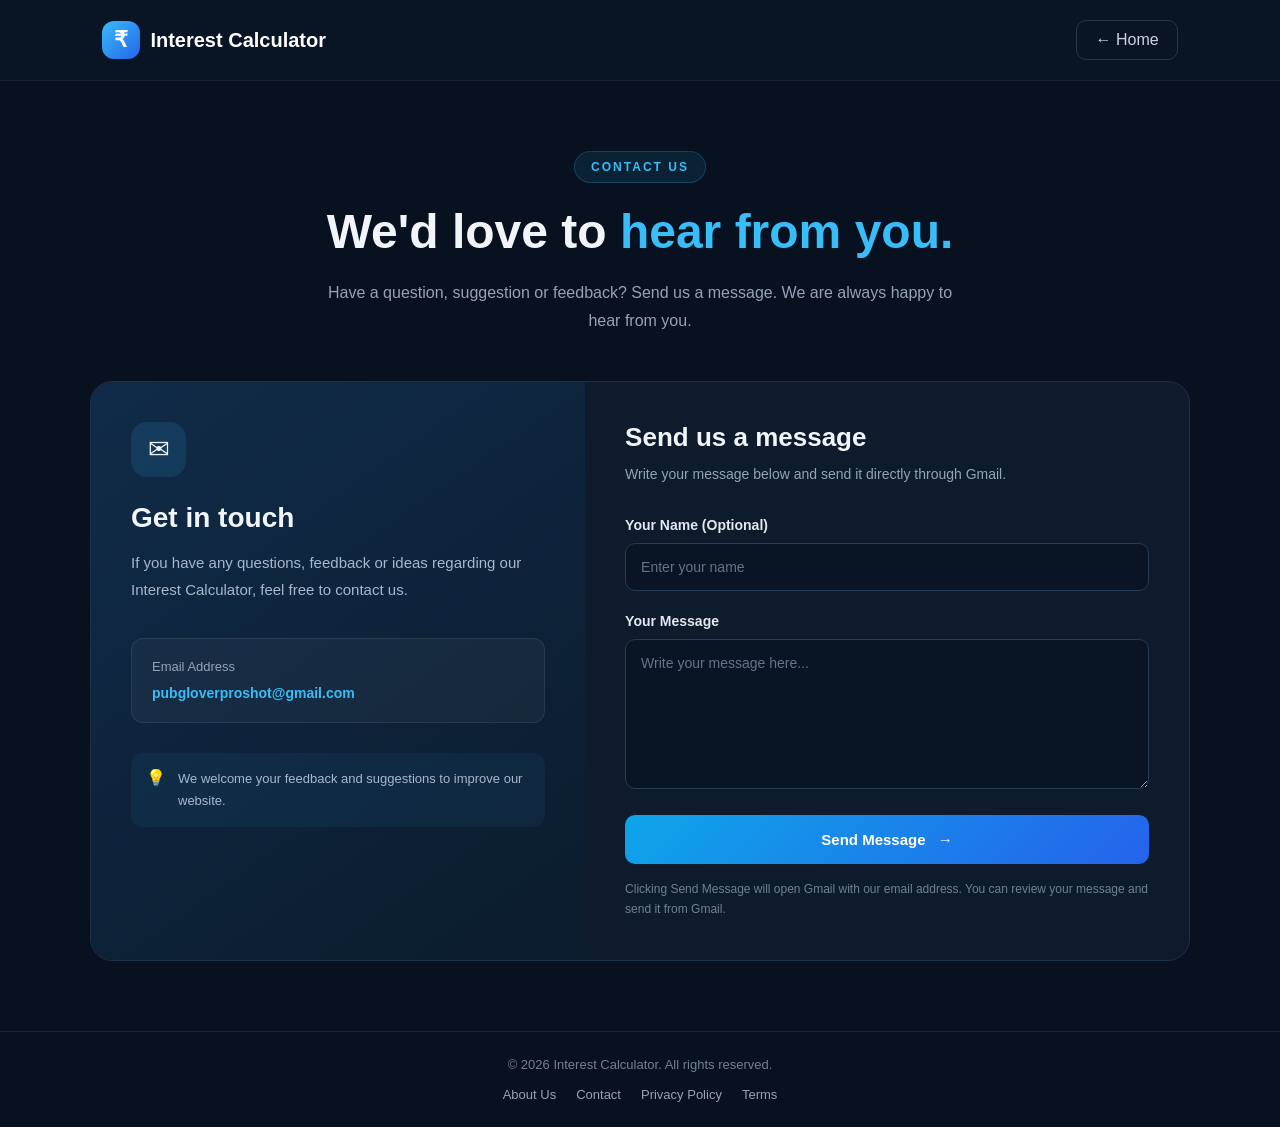
<file: contact.html>
<!DOCTYPE html>
<html lang="en">
<head>
    <meta charset="UTF-8">
    <meta name="viewport" content="width=device-width, initial-scale=1.0">
    <title>Contact Us | Interest Calculator</title>
    <meta name="description" content="Contact Interest Calculator. Send us your feedback, suggestions or questions.">

    <link rel="stylesheet" href="contact.css">
</head>
<body>

    <header class="navbar">
        <a href="index.html" class="logo">
            <span class="logo-icon">₹</span>
            Interest Calculator
        </a>

        <a href="index.html" class="home-btn">← Home</a>
    </header>

    <main class="contact-container">

        <section class="contact-hero">
            <div class="tag">CONTACT US</div>

            <h1>We'd love to <span>hear from you.</span></h1>

            <p>
                Have a question, suggestion or feedback?
                Send us a message. We are always happy to hear from you.
            </p>
        </section>

        <section class="contact-card">

            <div class="contact-info">
                <div class="info-icon">✉</div>

                <h2>Get in touch</h2>

                <p>
                    If you have any questions, feedback or ideas
                    regarding our Interest Calculator, feel free to contact us.
                </p>

                <div class="email-box">
                    <span>Email Address</span>
                    <a href="mailto:pubgloverproshot@gmail.com">
                        pubgloverproshot@gmail.com
                    </a>
                </div>

                <div class="info-note">
                    <span>💡</span>
                    <p>
                        We welcome your feedback and suggestions
                        to improve our website.
                    </p>
                </div>
            </div>

            <div class="contact-form-area">

                <h2>Send us a message</h2>
                <p class="form-subtitle">
                    Write your message below and send it directly through Gmail.
                </p>

                <form id="contactForm">

                    <div class="form-group">
                        <label for="name">Your Name (Optional)</label>
                        <input
                            type="text"
                            id="name"
                            placeholder="Enter your name"
                        >
                    </div>

                    <div class="form-group">
                        <label for="message">Your Message</label>
                        <textarea
                            id="message"
                            rows="6"
                            placeholder="Write your message here..."
                            required
                        ></textarea>
                    </div>

                    <button type="submit" class="send-btn">
                        Send Message <span>→</span>
                    </button>

                    <p class="privacy-note">
                        Clicking Send Message will open Gmail with our email address.
                        You can review your message and send it from Gmail.
                    </p>

                </form>

            </div>

        </section>

    </main>

    <footer class="footer">
        <p>© <span id="year"></span> Interest Calculator. All rights reserved.</p>

        <div class="footer-links">
            <a href="about.html">About Us</a>
            <a href="contact.html">Contact</a>
            <a href="privacy.html">Privacy Policy</a>
            <a href="terms.html">Terms</a>
        </div>
    </footer>

    <script>
        const contactForm = document.getElementById("contactForm");

        contactForm.addEventListener("submit", function(event) {
            event.preventDefault();

            const name = document.getElementById("name").value.trim();
            const message = document.getElementById("message").value.trim();

            if (message === "") {
                alert("Please write your message.");
                return;
            }

            const receiver = "pubgloverproshot@gmail.com";
            const subject = "Message from Interest Calculator";

            let emailBody = "";

            if (name !== "") {
                emailBody += "Name: " + name + "\n\n";
            }

            emailBody += "Message:\n" + message;

            const gmailURL =
                "https://mail.google.com/mail/?view=cm&fs=1" +
                "&to=" + encodeURIComponent(receiver) +
                "&su=" + encodeURIComponent(subject) +
                "&body=" + encodeURIComponent(emailBody);

            window.open(gmailURL, "_blank");

        });

        document.getElementById("year").textContent =
            new Date().getFullYear();
    </script>

</body>
</html>
</file>
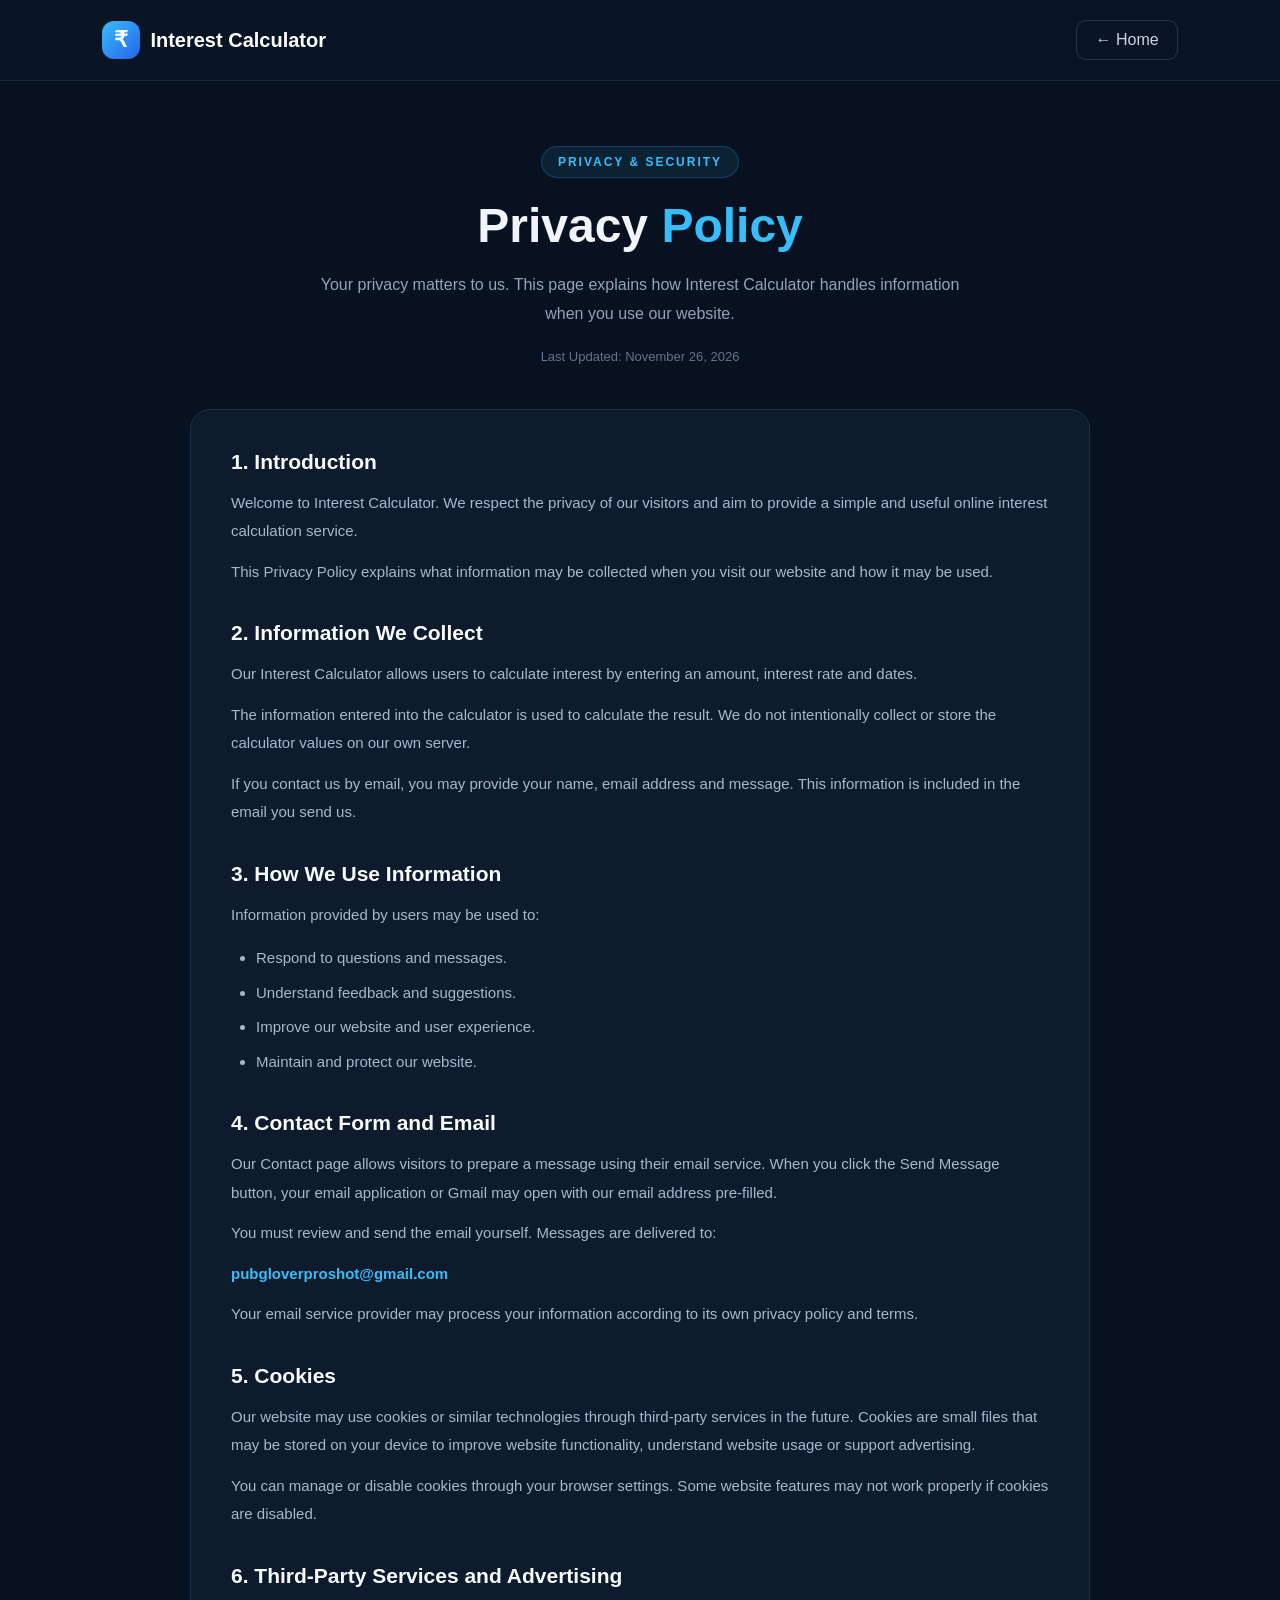
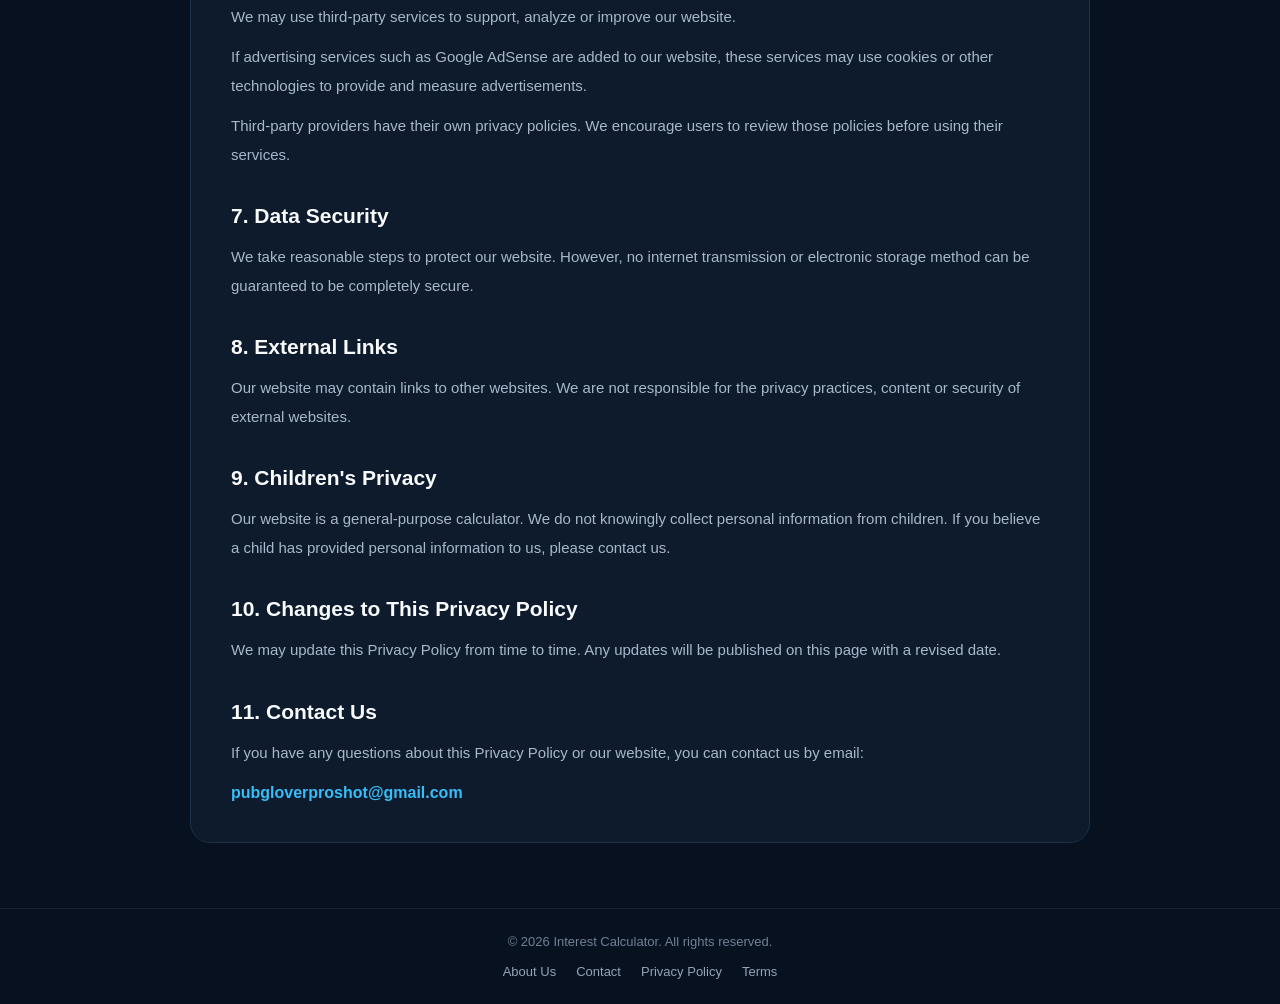
<file: privacy.html>
<!DOCTYPE html>
<html lang="en">
<head>
    <meta charset="UTF-8">
    <meta name="viewport" content="width=device-width, initial-scale=1.0">

    <title>Privacy Policy | Interest Calculator</title>

    <meta name="description" content="Read the Privacy Policy of Interest Calculator to understand how our website handles user privacy and information.">

    <link rel="stylesheet" href="privacy.css">
</head>

<body>

    <header class="navbar">
        <a href="index.html" class="logo">
            <span class="logo-icon">₹</span>
            Interest Calculator
        </a>

        <a href="index.html" class="home-btn">← Home</a>
    </header>

    <main class="privacy-container">

        <section class="privacy-hero">
            <div class="tag">PRIVACY & SECURITY</div>

            <h1>Privacy <span>Policy</span></h1>

            <p>
                Your privacy matters to us. This page explains how
                Interest Calculator handles information when you use our website.
            </p>

            <div class="updated">
                Last Updated: November 26, 2026
            </div>
        </section>

        <article class="privacy-content">

            <section>
                <h2>1. Introduction</h2>

                <p>
                    Welcome to Interest Calculator. We respect the privacy
                    of our visitors and aim to provide a simple and useful
                    online interest calculation service.
                </p>

                <p>
                    This Privacy Policy explains what information may be
                    collected when you visit our website and how it may be used.
                </p>
            </section>

            <section>
                <h2>2. Information We Collect</h2>

                <p>
                    Our Interest Calculator allows users to calculate interest
                    by entering an amount, interest rate and dates.
                </p>

                <p>
                    The information entered into the calculator is used
                    to calculate the result. We do not intentionally collect
                    or store the calculator values on our own server.
                </p>

                <p>
                    If you contact us by email, you may provide your name,
                    email address and message. This information is included
                    in the email you send us.
                </p>
            </section>

            <section>
                <h2>3. How We Use Information</h2>

                <p>Information provided by users may be used to:</p>

                <ul>
                    <li>Respond to questions and messages.</li>
                    <li>Understand feedback and suggestions.</li>
                    <li>Improve our website and user experience.</li>
                    <li>Maintain and protect our website.</li>
                </ul>
            </section>

            <section>
                <h2>4. Contact Form and Email</h2>

                <p>
                    Our Contact page allows visitors to prepare a message
                    using their email service. When you click the Send Message
                    button, your email application or Gmail may open with our
                    email address pre-filled.
                </p>

                <p>
                    You must review and send the email yourself.
                    Messages are delivered to:
                </p>

                <p class="email">
                    pubgloverproshot@gmail.com
                </p>

                <p>
                    Your email service provider may process your information
                    according to its own privacy policy and terms.
                </p>
            </section>

            <section>
                <h2>5. Cookies</h2>

                <p>
                    Our website may use cookies or similar technologies
                    through third-party services in the future.
                    Cookies are small files that may be stored on your device
                    to improve website functionality, understand website usage
                    or support advertising.
                </p>

                <p>
                    You can manage or disable cookies through your browser
                    settings. Some website features may not work properly
                    if cookies are disabled.
                </p>
            </section>

            <section>
                <h2>6. Third-Party Services and Advertising</h2>

                <p>
                    We may use third-party services to support, analyze
                    or improve our website.
                </p>

                <p>
                    If advertising services such as Google AdSense are added
                    to our website, these services may use cookies or other
                    technologies to provide and measure advertisements.
                </p>

                <p>
                    Third-party providers have their own privacy policies.
                    We encourage users to review those policies before
                    using their services.
                </p>
            </section>

            <section>
                <h2>7. Data Security</h2>

                <p>
                    We take reasonable steps to protect our website.
                    However, no internet transmission or electronic storage
                    method can be guaranteed to be completely secure.
                </p>
            </section>

            <section>
                <h2>8. External Links</h2>

                <p>
                    Our website may contain links to other websites.
                    We are not responsible for the privacy practices,
                    content or security of external websites.
                </p>
            </section>

            <section>
                <h2>9. Children's Privacy</h2>

                <p>
                    Our website is a general-purpose calculator.
                    We do not knowingly collect personal information
                    from children. If you believe a child has provided
                    personal information to us, please contact us.
                </p>
            </section>

            <section>
                <h2>10. Changes to This Privacy Policy</h2>

                <p>
                    We may update this Privacy Policy from time to time.
                    Any updates will be published on this page with
                    a revised date.
                </p>
            </section>

            <section>
                <h2>11. Contact Us</h2>

                <p>
                    If you have any questions about this Privacy Policy
                    or our website, you can contact us by email:
                </p>

                <a class="email-link"
                   href="mailto:pubgloverproshot@gmail.com">
                    pubgloverproshot@gmail.com
                </a>
            </section>

        </article>

    </main>

    <footer class="footer">

        <p>© <span id="year"></span> Interest Calculator. All rights reserved.</p>

        <div class="footer-links">
            <a href="about.html">About Us</a>
            <a href="contact.html">Contact</a>
            <a href="privacy.html">Privacy Policy</a>
            <a href="terms.html">Terms</a>
        </div>

    </footer>

    <script>
        document.getElementById("year").textContent =
            new Date().getFullYear();
    </script>

</body>
</html>
</file>
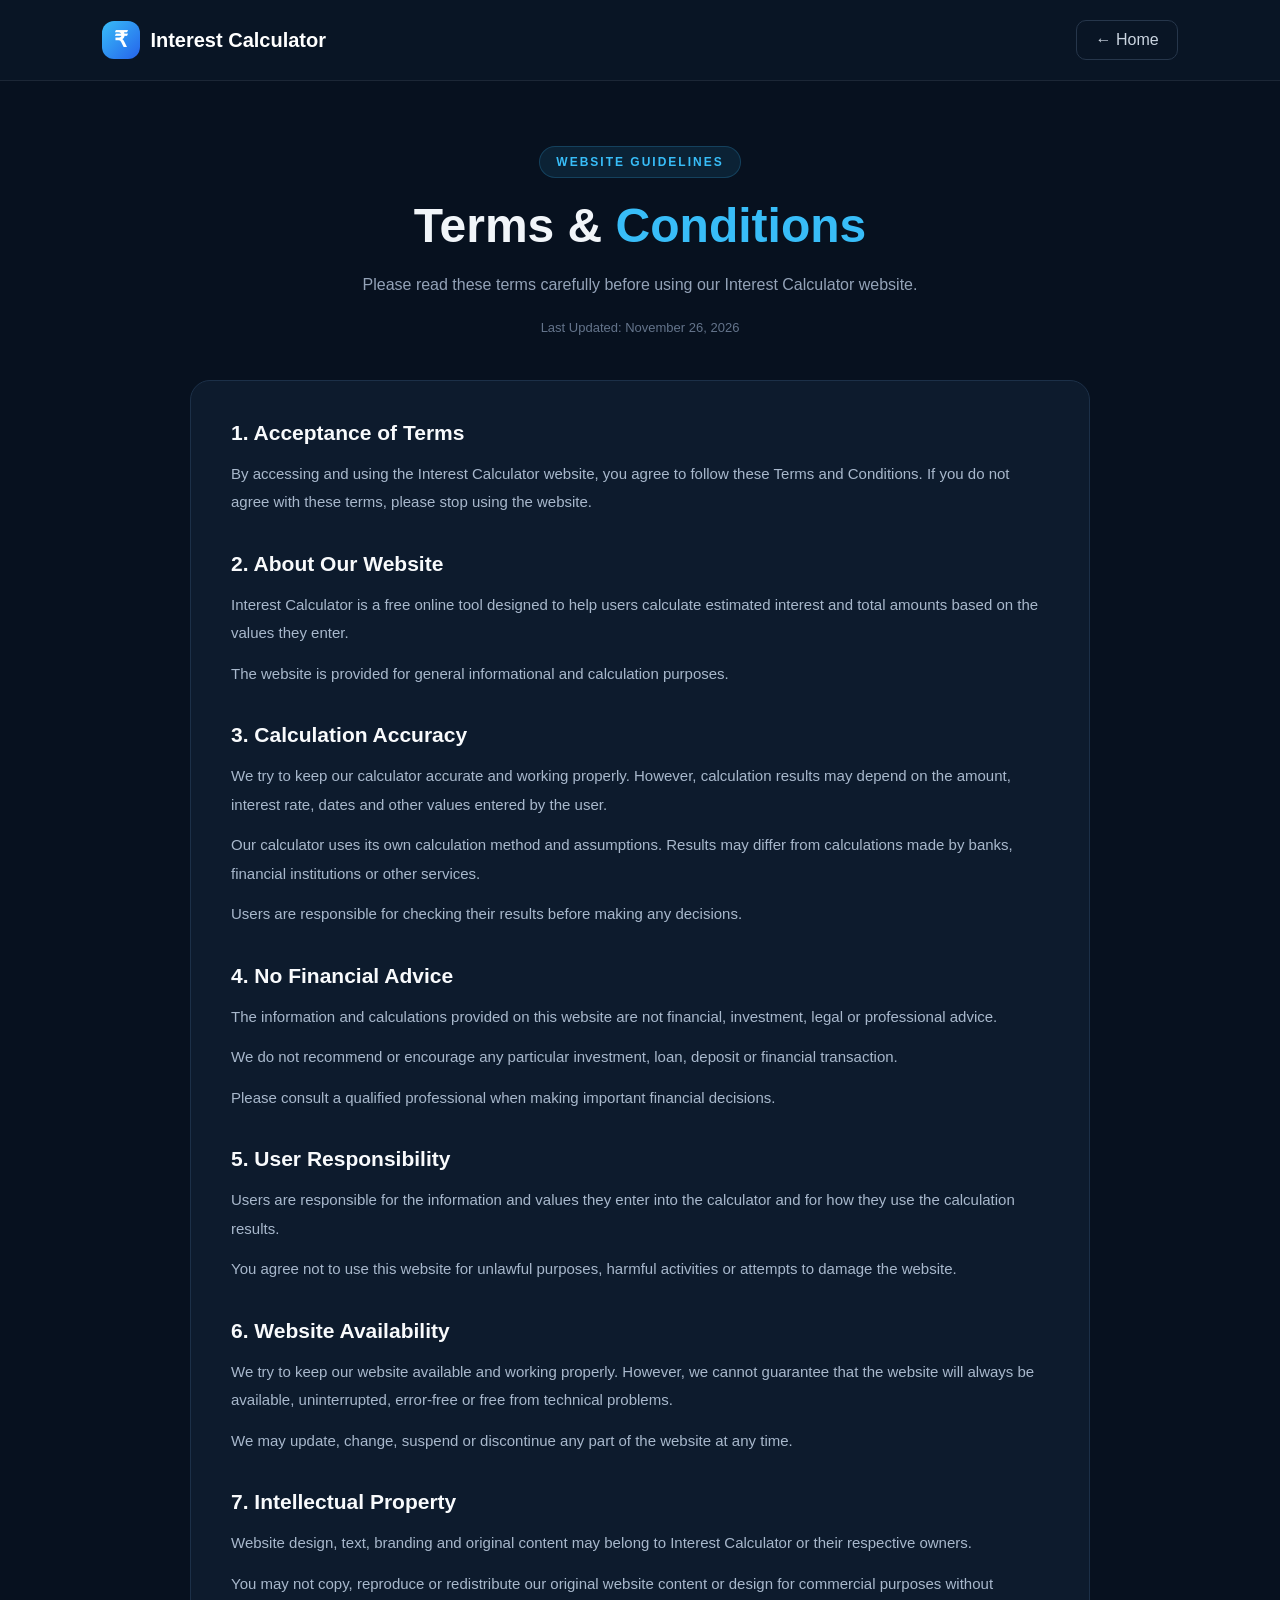
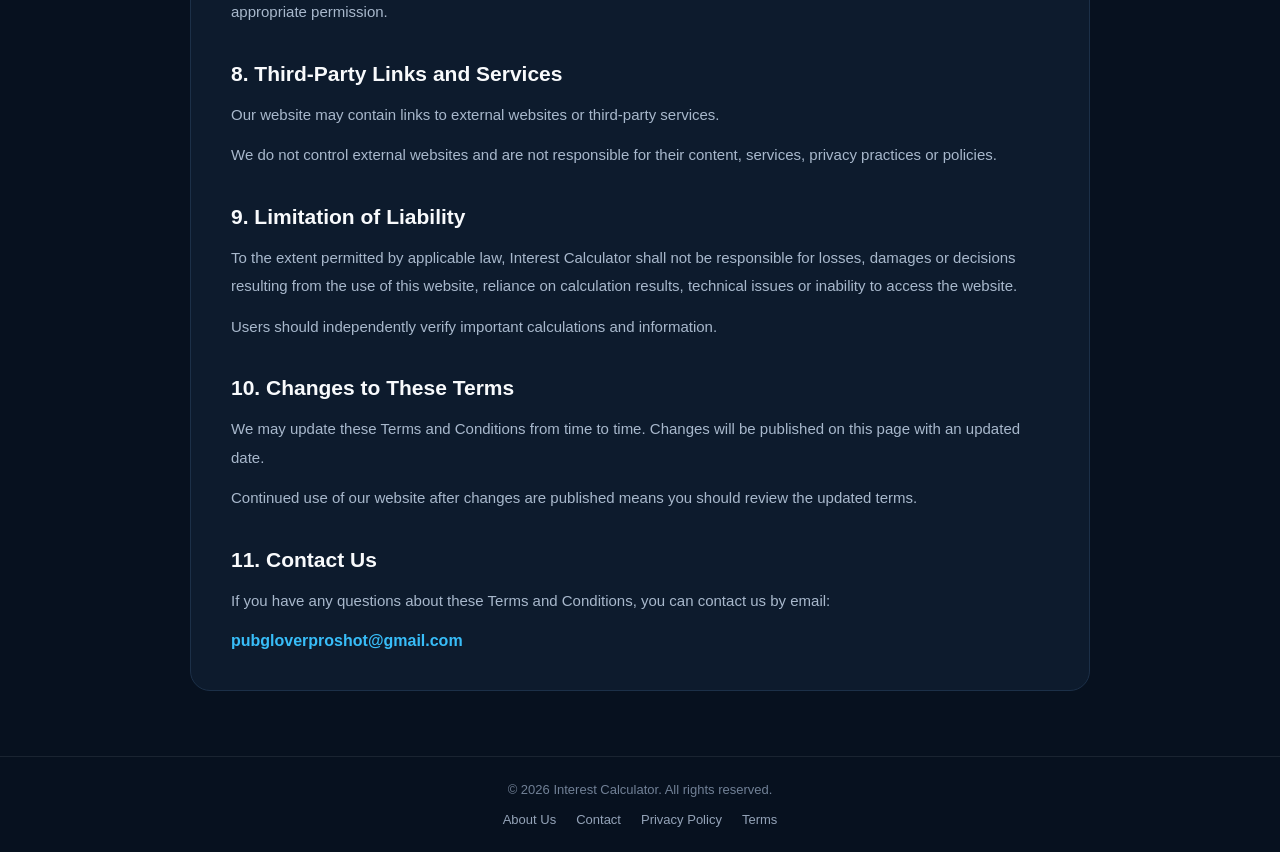
<file: terms.html>
<!DOCTYPE html>
<html lang="en">
<head>
    <meta charset="UTF-8">
    <meta name="viewport" content="width=device-width, initial-scale=1.0">

    <title>Terms & Conditions | Interest Calculator</title>

    <meta name="description" content="Read the terms and conditions for using the Interest Calculator website.">

    <link rel="stylesheet" href="terms.css">
</head>
<body>

    <header class="navbar">
        <a href="index.html" class="logo">
            <span class="logo-icon">₹</span>
            Interest Calculator
        </a>

        <a href="index.html" class="home-btn">← Home</a>
    </header>

    <main class="terms-container">

        <section class="terms-hero">
            <div class="tag">WEBSITE GUIDELINES</div>

            <h1>Terms & <span>Conditions</span></h1>

            <p>
                Please read these terms carefully before using
                our Interest Calculator website.
            </p>

            <div class="updated">
                Last Updated: November 26, 2026
            </div>
        </section>

        <article class="terms-content">

            <section>
                <h2>1. Acceptance of Terms</h2>

                <p>
                    By accessing and using the Interest Calculator website,
                    you agree to follow these Terms and Conditions.
                    If you do not agree with these terms, please stop
                    using the website.
                </p>
            </section>

            <section>
                <h2>2. About Our Website</h2>

                <p>
                    Interest Calculator is a free online tool designed
                    to help users calculate estimated interest and total
                    amounts based on the values they enter.
                </p>

                <p>
                    The website is provided for general informational
                    and calculation purposes.
                </p>
            </section>

            <section>
                <h2>3. Calculation Accuracy</h2>

                <p>
                    We try to keep our calculator accurate and working properly.
                    However, calculation results may depend on the amount,
                    interest rate, dates and other values entered by the user.
                </p>

                <p>
                    Our calculator uses its own calculation method and
                    assumptions. Results may differ from calculations made
                    by banks, financial institutions or other services.
                </p>

                <p>
                    Users are responsible for checking their results
                    before making any decisions.
                </p>
            </section>

            <section>
                <h2>4. No Financial Advice</h2>

                <p>
                    The information and calculations provided on this website
                    are not financial, investment, legal or professional advice.
                </p>

                <p>
                    We do not recommend or encourage any particular investment,
                    loan, deposit or financial transaction.
                </p>

                <p>
                    Please consult a qualified professional when making
                    important financial decisions.
                </p>
            </section>

            <section>
                <h2>5. User Responsibility</h2>

                <p>
                    Users are responsible for the information and values
                    they enter into the calculator and for how they use
                    the calculation results.
                </p>

                <p>
                    You agree not to use this website for unlawful purposes,
                    harmful activities or attempts to damage the website.
                </p>
            </section>

            <section>
                <h2>6. Website Availability</h2>

                <p>
                    We try to keep our website available and working properly.
                    However, we cannot guarantee that the website will always
                    be available, uninterrupted, error-free or free from technical
                    problems.
                </p>

                <p>
                    We may update, change, suspend or discontinue any
                    part of the website at any time.
                </p>
            </section>

            <section>
                <h2>7. Intellectual Property</h2>

                <p>
                    Website design, text, branding and original content
                    may belong to Interest Calculator or their respective
                    owners.
                </p>

                <p>
                    You may not copy, reproduce or redistribute our original
                    website content or design for commercial purposes without
                    appropriate permission.
                </p>
            </section>

            <section>
                <h2>8. Third-Party Links and Services</h2>

                <p>
                    Our website may contain links to external websites
                    or third-party services.
                </p>

                <p>
                    We do not control external websites and are not responsible
                    for their content, services, privacy practices or policies.
                </p>
            </section>

            <section>
                <h2>9. Limitation of Liability</h2>

                <p>
                    To the extent permitted by applicable law, Interest Calculator
                    shall not be responsible for losses, damages or decisions
                    resulting from the use of this website, reliance on
                    calculation results, technical issues or inability
                    to access the website.
                </p>

                <p>
                    Users should independently verify important calculations
                    and information.
                </p>
            </section>

            <section>
                <h2>10. Changes to These Terms</h2>

                <p>
                    We may update these Terms and Conditions from time to time.
                    Changes will be published on this page with an updated date.
                </p>

                <p>
                    Continued use of our website after changes are published
                    means you should review the updated terms.
                </p>
            </section>

            <section>
                <h2>11. Contact Us</h2>

                <p>
                    If you have any questions about these Terms and Conditions,
                    you can contact us by email:
                </p>

                <a class="email-link"
                   href="mailto:pubgloverproshot@gmail.com">
                    pubgloverproshot@gmail.com
                </a>
            </section>

        </article>

    </main>

    <footer class="footer">

        <p>© <span id="year"></span> Interest Calculator. All rights reserved.</p>

        <div class="footer-links">
            <a href="about.html">About Us</a>
            <a href="contact.html">Contact</a>
            <a href="privacy.html">Privacy Policy</a>
            <a href="terms.html">Terms</a>
        </div>

    </footer>

    <script>
        document.getElementById("year").textContent =
            new Date().getFullYear();
    </script>

</body>
</html>
</file>
<file: contact.css>
* {
    margin: 0;
    padding: 0;
    box-sizing: border-box;
}

body {
    font-family: Arial, Helvetica, sans-serif;
    background: #07111f;
    color: #f1f5f9;
    min-height: 100vh;
}

/* Navbar */

.navbar {
    width: 100%;
    padding: 20px 8%;
    display: flex;
    align-items: center;
    justify-content: space-between;
    border-bottom: 1px solid rgba(255,255,255,0.08);
    background: #091525;
}

.logo {
    display: flex;
    align-items: center;
    gap: 10px;
    color: white;
    text-decoration: none;
    font-size: 20px;
    font-weight: bold;
}

.logo-icon {
    width: 38px;
    height: 38px;
    display: flex;
    align-items: center;
    justify-content: center;
    background: linear-gradient(135deg, #38bdf8, #2563eb);
    border-radius: 12px;
    font-size: 22px;
}

.home-btn {
    text-decoration: none;
    color: #cbd5e1;
    padding: 10px 18px;
    border: 1px solid #26364b;
    border-radius: 10px;
    transition: 0.3s;
}

.home-btn:hover {
    background: #14243a;
    color: white;
}

/* Main */

.contact-container {
    max-width: 1100px;
    width: 90%;
    margin: auto;
    padding: 70px 0;
}

.contact-hero {
    text-align: center;
    margin-bottom: 45px;
}

.tag {
    display: inline-block;
    color: #38bdf8;
    background: rgba(56,189,248,0.1);
    border: 1px solid rgba(56,189,248,0.2);
    border-radius: 50px;
    padding: 8px 16px;
    font-size: 12px;
    letter-spacing: 2px;
    font-weight: bold;
    margin-bottom: 20px;
}

.contact-hero h1 {
    font-size: 48px;
    line-height: 1.2;
    margin-bottom: 18px;
}

.contact-hero h1 span {
    color: #38bdf8;
}

.contact-hero p {
    color: #94a3b8;
    font-size: 16px;
    line-height: 1.8;
    max-width: 650px;
    margin: auto;
}

/* Contact Card */

.contact-card {
    display: grid;
    grid-template-columns: 0.9fr 1.1fr;
    background: #0d1b2d;
    border: 1px solid #1c3048;
    border-radius: 22px;
    overflow: hidden;
}

/* Left side */

.contact-info {
    padding: 40px;
    background: linear-gradient(145deg, #102b48, #0b1b2d);
}

.info-icon {
    width: 55px;
    height: 55px;
    display: flex;
    align-items: center;
    justify-content: center;
    border-radius: 16px;
    background: rgba(56,189,248,0.12);
    font-size: 26px;
    margin-bottom: 25px;
}

.contact-info h2 {
    font-size: 28px;
    margin-bottom: 15px;
}

.contact-info > p {
    color: #a8b8cc;
    line-height: 1.8;
    font-size: 15px;
}

.email-box {
    margin-top: 35px;
    padding: 20px;
    background: rgba(255,255,255,0.04);
    border: 1px solid rgba(255,255,255,0.08);
    border-radius: 12px;
}

.email-box span {
    display: block;
    color: #94a3b8;
    font-size: 13px;
    margin-bottom: 10px;
}

.email-box a {
    color: #38bdf8;
    font-size: 14px;
    font-weight: bold;
    text-decoration: none;
    overflow-wrap: anywhere;
}

.email-box a:hover {
    color: white;
}

.info-note {
    display: flex;
    gap: 12px;
    margin-top: 30px;
    padding: 15px;
    background: rgba(56,189,248,0.06);
    border-radius: 12px;
}

.info-note p {
    color: #a8b8cc;
    font-size: 13px;
    line-height: 1.7;
}

/* Right side */

.contact-form-area {
    padding: 40px;
}

.contact-form-area h2 {
    font-size: 26px;
    margin-bottom: 10px;
}

.form-subtitle {
    color: #94a3b8;
    font-size: 14px;
    line-height: 1.7;
    margin-bottom: 30px;
}

.form-group {
    margin-bottom: 22px;
}

.form-group label {
    display: block;
    color: #e2e8f0;
    font-size: 14px;
    font-weight: bold;
    margin-bottom: 10px;
}

.form-group input,
.form-group textarea {
    width: 100%;
    padding: 15px;
    border: 1px solid #263b54;
    background: #091525;
    color: white;
    border-radius: 10px;
    outline: none;
    font-family: inherit;
    font-size: 14px;
    transition: 0.3s;
}

.form-group input:focus,
.form-group textarea:focus {
    border-color: #38bdf8;
    box-shadow: 0 0 0 3px rgba(56,189,248,0.1);
}

.form-group input::placeholder,
.form-group textarea::placeholder {
    color: #64748b;
}

.form-group textarea {
    resize: vertical;
    min-height: 150px;
}

.send-btn {
    width: 100%;
    padding: 16px;
    border: none;
    border-radius: 10px;
    background: linear-gradient(135deg, #0ea5e9, #2563eb);
    color: white;
    font-size: 15px;
    font-weight: bold;
    cursor: pointer;
    transition: 0.3s;
}

.send-btn:hover {
    transform: translateY(-2px);
    box-shadow: 0 8px 25px rgba(37,99,235,0.25);
}

.send-btn span {
    margin-left: 8px;
}

.privacy-note {
    color: #718096;
    font-size: 12px;
    line-height: 1.7;
    margin-top: 15px;
}

/* Footer */

.footer {
    text-align: center;
    padding: 25px 8%;
    border-top: 1px solid rgba(255,255,255,0.08);
    color: #718096;
    font-size: 13px;
}

.footer-links {
    display: flex;
    justify-content: center;
    flex-wrap: wrap;
    gap: 20px;
    margin-top: 15px;
}

.footer-links a {
    color: #94a3b8;
    text-decoration: none;
}

.footer-links a:hover {
    color: #38bdf8;
}

/* Responsive */

@media (max-width: 800px) {
    .contact-card {
        grid-template-columns: 1fr;
    }

    .contact-hero h1 {
        font-size: 36px;
    }

    .contact-info,
    .contact-form-area {
        padding: 30px;
    }
}

@media (max-width: 500px) {
    .navbar {
        padding: 16px 5%;
    }

    .logo {
        font-size: 16px;
    }

    .logo-icon {
        width: 32px;
        height: 32px;
    }

    .home-btn {
        padding: 8px 12px;
        font-size: 13px;
    }

    .contact-container {
        width: 92%;
        padding: 45px 0;
    }

    .contact-hero h1 {
        font-size: 30px;
    }

    .contact-hero p {
        font-size: 14px;
    }

    .contact-info,
    .contact-form-area {
        padding: 23px;
    }

    .contact-info h2,
    .contact-form-area h2 {
        font-size: 23px;
    }

    .email-box a {
        font-size: 12px;
    }

    .footer-links {
        gap: 12px;
    }
}
</file>
<file: privacy.css>
* {
    margin: 0;
    padding: 0;
    box-sizing: border-box;
}

body {
    font-family: Arial, Helvetica, sans-serif;
    background: #07111f;
    color: #f1f5f9;
    min-height: 100vh;
}

/* Navbar */

.navbar {
    width: 100%;
    padding: 20px 8%;
    display: flex;
    align-items: center;
    justify-content: space-between;
    border-bottom: 1px solid rgba(255,255,255,0.08);
    background: #091525;
}

.logo {
    display: flex;
    align-items: center;
    gap: 10px;
    color: white;
    text-decoration: none;
    font-size: 20px;
    font-weight: bold;
}

.logo-icon {
    width: 38px;
    height: 38px;
    display: flex;
    align-items: center;
    justify-content: center;
    background: linear-gradient(135deg, #38bdf8, #2563eb);
    border-radius: 12px;
    font-size: 22px;
}

.home-btn {
    text-decoration: none;
    color: #cbd5e1;
    padding: 10px 18px;
    border: 1px solid #26364b;
    border-radius: 10px;
    transition: 0.3s;
}

.home-btn:hover {
    background: #14243a;
    color: white;
}

/* Main */

.privacy-container {
    max-width: 900px;
    width: 90%;
    margin: auto;
    padding: 65px 0;
}

/* Hero */

.privacy-hero {
    text-align: center;
    margin-bottom: 45px;
}

.tag {
    display: inline-block;
    color: #38bdf8;
    background: rgba(56,189,248,0.1);
    border: 1px solid rgba(56,189,248,0.2);
    border-radius: 50px;
    padding: 8px 16px;
    font-size: 12px;
    letter-spacing: 2px;
    font-weight: bold;
    margin-bottom: 20px;
}

.privacy-hero h1 {
    font-size: 48px;
    margin-bottom: 18px;
}

.privacy-hero h1 span {
    color: #38bdf8;
}

.privacy-hero > p {
    color: #94a3b8;
    font-size: 16px;
    line-height: 1.8;
    max-width: 650px;
    margin: auto;
}

.updated {
    margin-top: 20px;
    color: #64748b;
    font-size: 13px;
}

/* Privacy Content */

.privacy-content {
    background: #0d1b2d;
    border: 1px solid #1c3048;
    border-radius: 20px;
    padding: 40px;
}

.privacy-content section {
    margin-bottom: 35px;
}

.privacy-content section:last-child {
    margin-bottom: 0;
}

.privacy-content h2 {
    color: #f8fafc;
    font-size: 21px;
    margin-bottom: 15px;
}

.privacy-content p {
    color: #a8b8cc;
    font-size: 15px;
    line-height: 1.9;
    margin-bottom: 12px;
}

.privacy-content ul {
    padding-left: 25px;
    margin: 15px 0;
}

.privacy-content li {
    color: #a8b8cc;
    line-height: 1.9;
    font-size: 15px;
    margin-bottom: 6px;
}

.email {
    color: #38bdf8 !important;
    font-weight: bold;
    overflow-wrap: anywhere;
}

.email-link {
    display: inline-block;
    color: #38bdf8;
    font-weight: bold;
    text-decoration: none;
    margin-top: 5px;
    overflow-wrap: anywhere;
}

.email-link:hover {
    color: white;
}

/* Footer */

.footer {
    text-align: center;
    padding: 25px 8%;
    border-top: 1px solid rgba(255,255,255,0.08);
    color: #718096;
    font-size: 13px;
}

.footer-links {
    display: flex;
    justify-content: center;
    flex-wrap: wrap;
    gap: 20px;
    margin-top: 15px;
}

.footer-links a {
    color: #94a3b8;
    text-decoration: none;
}

.footer-links a:hover {
    color: #38bdf8;
}

/* Responsive */

@media (max-width: 600px) {
    .navbar {
        padding: 16px 5%;
    }

    .logo {
        font-size: 16px;
    }

    .logo-icon {
        width: 32px;
        height: 32px;
    }

    .home-btn {
        padding: 8px 12px;
        font-size: 13px;
    }

    .privacy-container {
        width: 92%;
        padding: 45px 0;
    }

    .privacy-hero h1 {
        font-size: 36px;
    }

    .privacy-hero > p {
        font-size: 14px;
    }

    .privacy-content {
        padding: 24px 20px;
    }

    .privacy-content h2 {
        font-size: 19px;
    }

    .privacy-content p,
    .privacy-content li {
        font-size: 14px;
    }

    .footer-links {
        gap: 12px;
    }
}
</file>
<file: terms.css>
* {
    margin: 0;
    padding: 0;
    box-sizing: border-box;
}

body {
    font-family: Arial, Helvetica, sans-serif;
    background: #07111f;
    color: #f1f5f9;
    min-height: 100vh;
}

/* Navbar */

.navbar {
    width: 100%;
    padding: 20px 8%;
    display: flex;
    align-items: center;
    justify-content: space-between;
    border-bottom: 1px solid rgba(255,255,255,0.08);
    background: #091525;
}

.logo {
    display: flex;
    align-items: center;
    gap: 10px;
    color: white;
    text-decoration: none;
    font-size: 20px;
    font-weight: bold;
}

.logo-icon {
    width: 38px;
    height: 38px;
    display: flex;
    align-items: center;
    justify-content: center;
    background: linear-gradient(135deg, #38bdf8, #2563eb);
    border-radius: 12px;
    font-size: 22px;
}

.home-btn {
    text-decoration: none;
    color: #cbd5e1;
    padding: 10px 18px;
    border: 1px solid #26364b;
    border-radius: 10px;
    transition: 0.3s;
}

.home-btn:hover {
    background: #14243a;
    color: white;
}

/* Main */

.terms-container {
    max-width: 900px;
    width: 90%;
    margin: auto;
    padding: 65px 0;
}

/* Hero */

.terms-hero {
    text-align: center;
    margin-bottom: 45px;
}

.tag {
    display: inline-block;
    color: #38bdf8;
    background: rgba(56,189,248,0.1);
    border: 1px solid rgba(56,189,248,0.2);
    border-radius: 50px;
    padding: 8px 16px;
    font-size: 12px;
    letter-spacing: 2px;
    font-weight: bold;
    margin-bottom: 20px;
}

.terms-hero h1 {
    font-size: 48px;
    margin-bottom: 18px;
}

.terms-hero h1 span {
    color: #38bdf8;
}

.terms-hero > p {
    color: #94a3b8;
    font-size: 16px;
    line-height: 1.8;
    max-width: 650px;
    margin: auto;
}

.updated {
    margin-top: 20px;
    color: #64748b;
    font-size: 13px;
}

/* Terms Content */

.terms-content {
    background: #0d1b2d;
    border: 1px solid #1c3048;
    border-radius: 20px;
    padding: 40px;
}

.terms-content section {
    margin-bottom: 35px;
}

.terms-content section:last-child {
    margin-bottom: 0;
}

.terms-content h2 {
    color: #f8fafc;
    font-size: 21px;
    margin-bottom: 15px;
}

.terms-content p {
    color: #a8b8cc;
    font-size: 15px;
    line-height: 1.9;
    margin-bottom: 12px;
}

.email-link {
    display: inline-block;
    color: #38bdf8;
    font-weight: bold;
    text-decoration: none;
    margin-top: 5px;
    overflow-wrap: anywhere;
}

.email-link:hover {
    color: white;
}

/* Footer */

.footer {
    text-align: center;
    padding: 25px 8%;
    border-top: 1px solid rgba(255,255,255,0.08);
    color: #718096;
    font-size: 13px;
}

.footer-links {
    display: flex;
    justify-content: center;
    flex-wrap: wrap;
    gap: 20px;
    margin-top: 15px;
}

.footer-links a {
    color: #94a3b8;
    text-decoration: none;
}

.footer-links a:hover {
    color: #38bdf8;
}

/* Responsive */

@media (max-width: 600px) {
    .navbar {
        padding: 16px 5%;
    }

    .logo {
        font-size: 16px;
    }

    .logo-icon {
        width: 32px;
        height: 32px;
    }

    .home-btn {
        padding: 8px 12px;
        font-size: 13px;
    }

    .terms-container {
        width: 92%;
        padding: 45px 0;
    }

    .terms-hero h1 {
        font-size: 36px;
    }

    .terms-hero > p {
        font-size: 14px;
    }

    .terms-content {
        padding: 24px 20px;
    }

    .terms-content h2 {
        font-size: 19px;
    }

    .terms-content p {
        font-size: 14px;
    }

    .footer-links {
        gap: 12px;
    }
}
</file>
